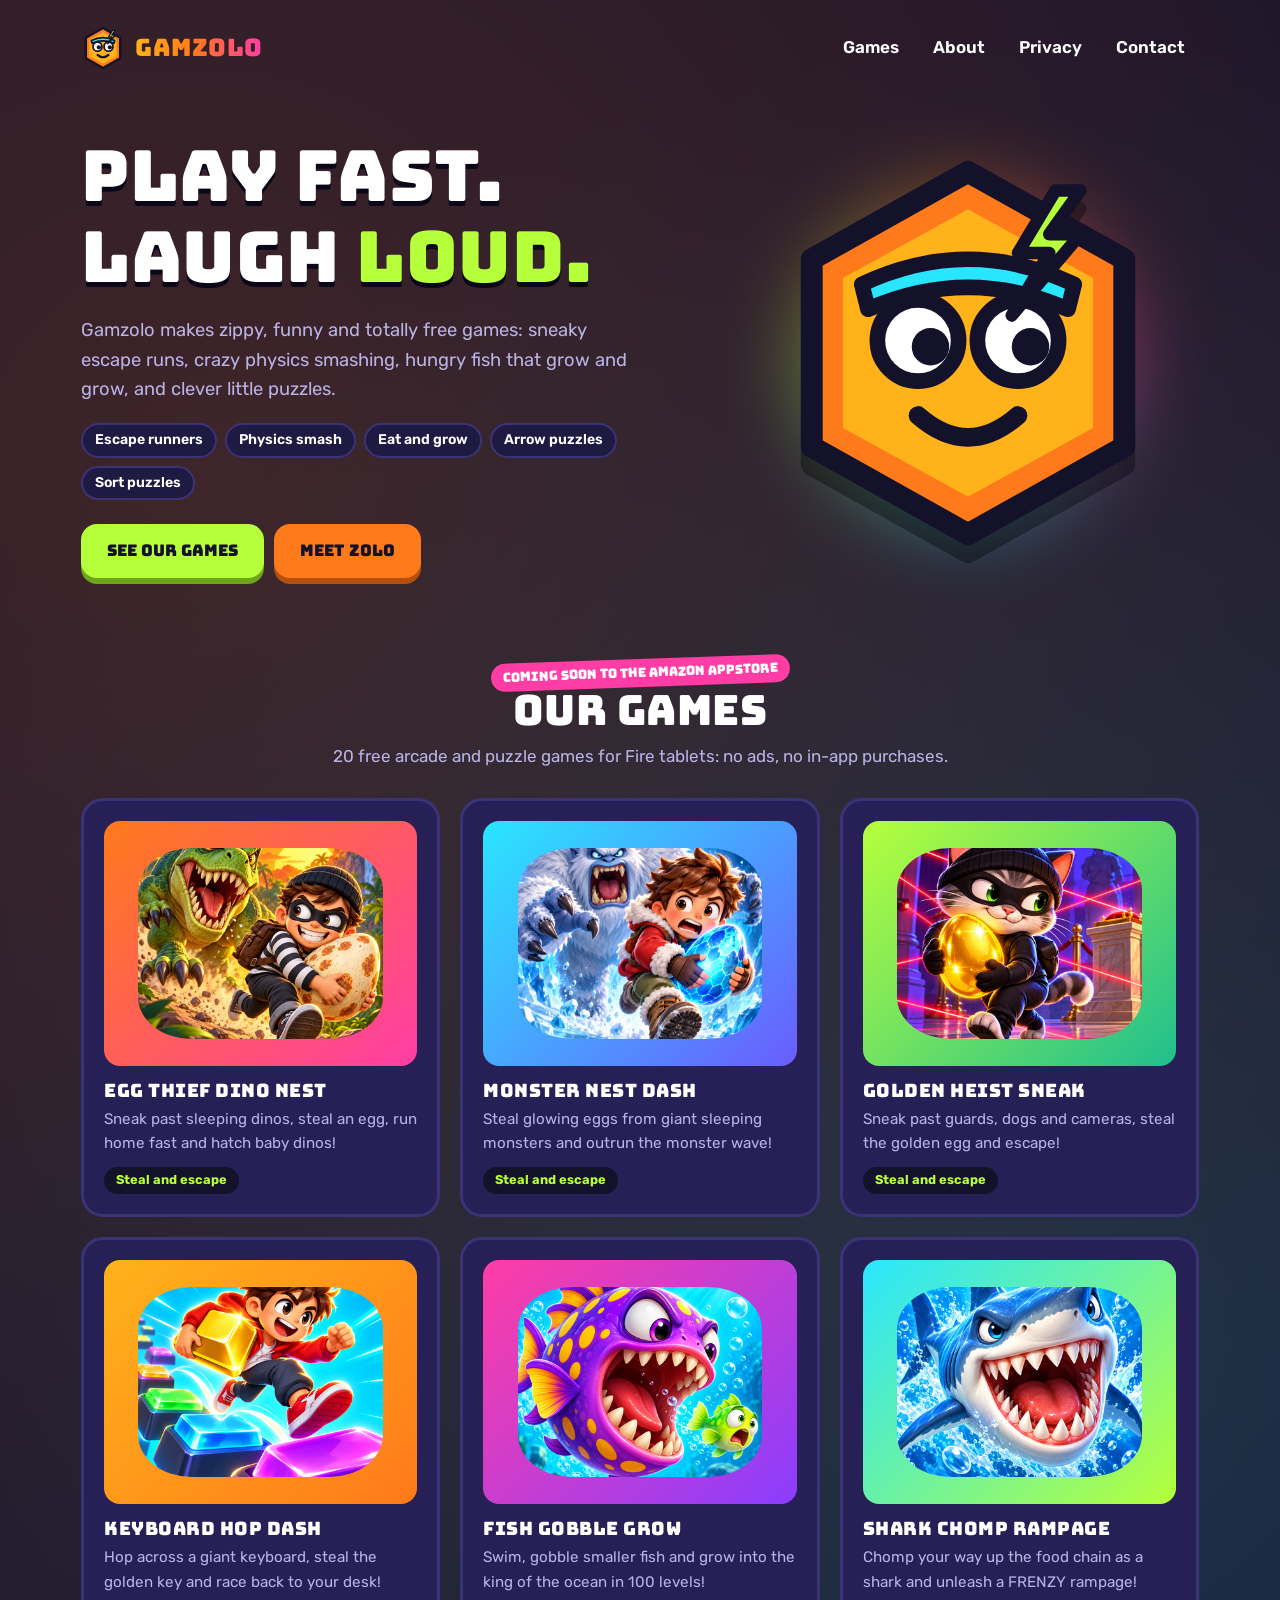
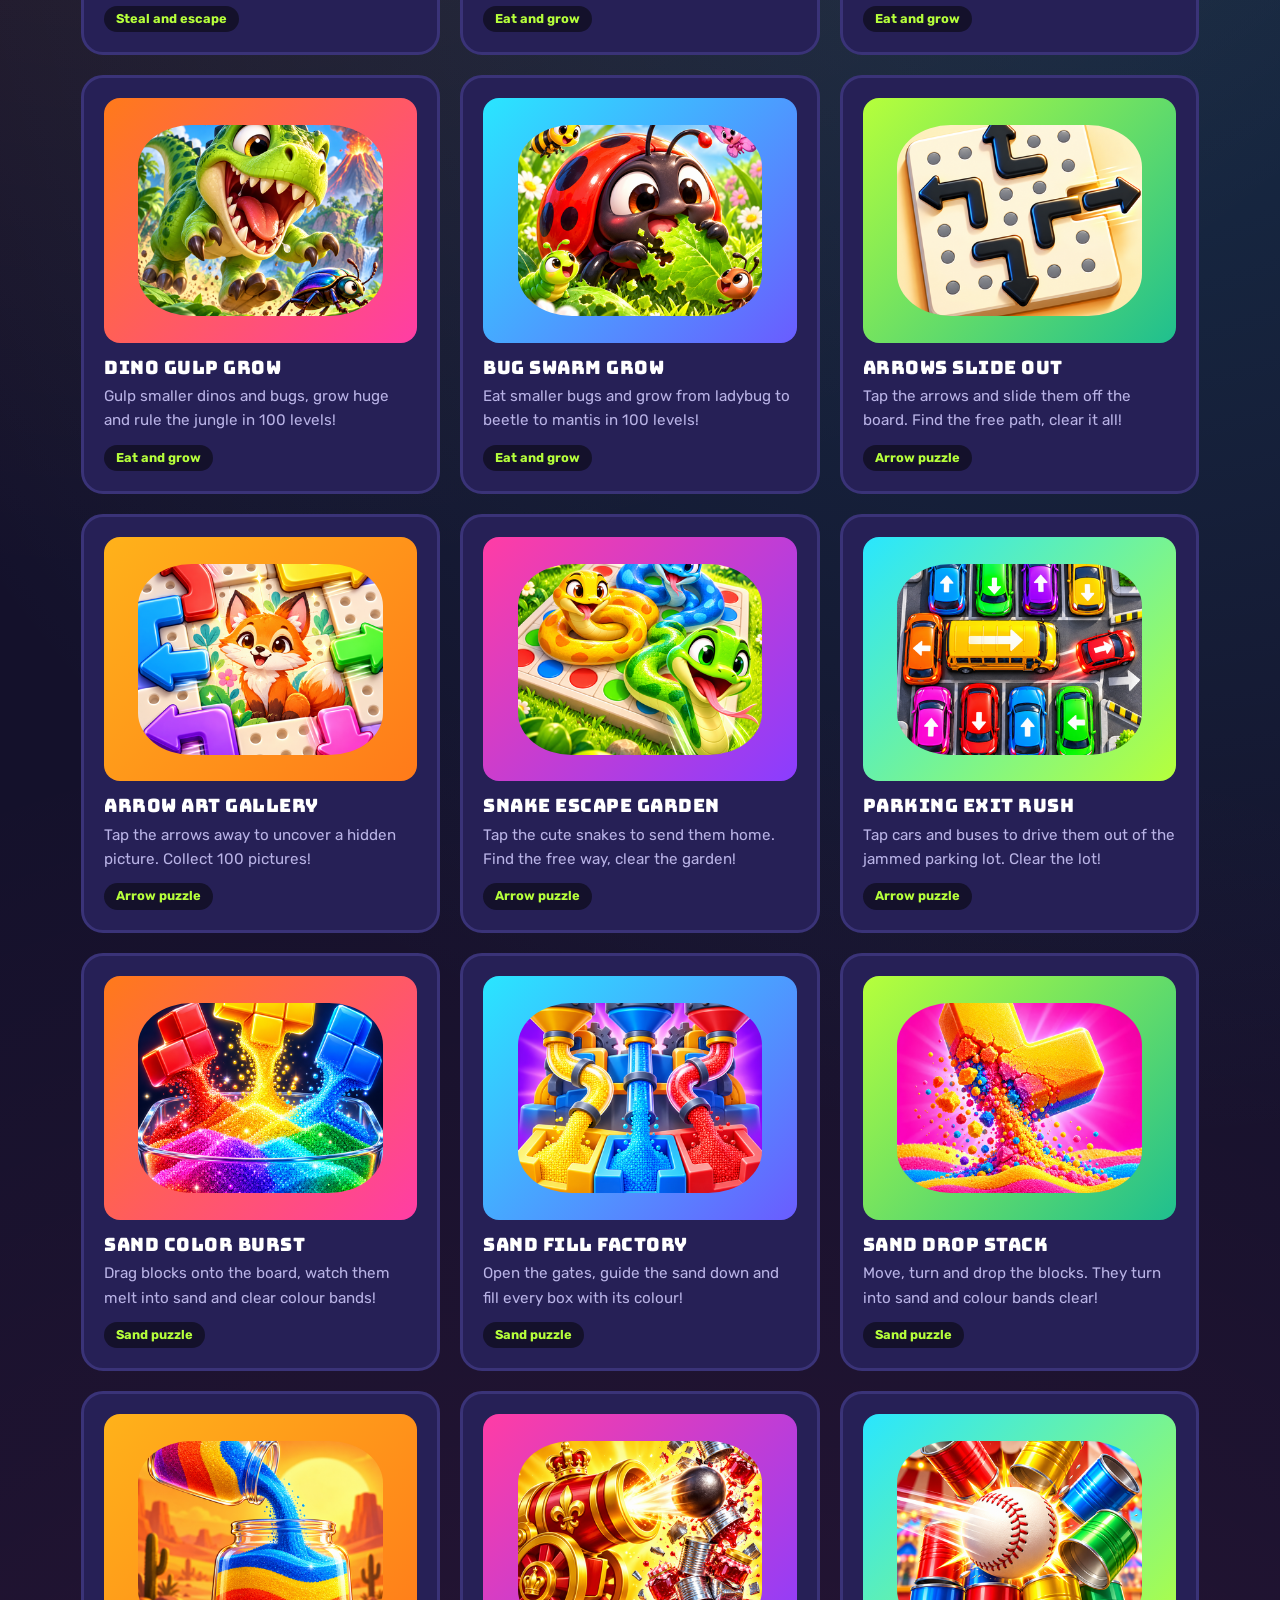
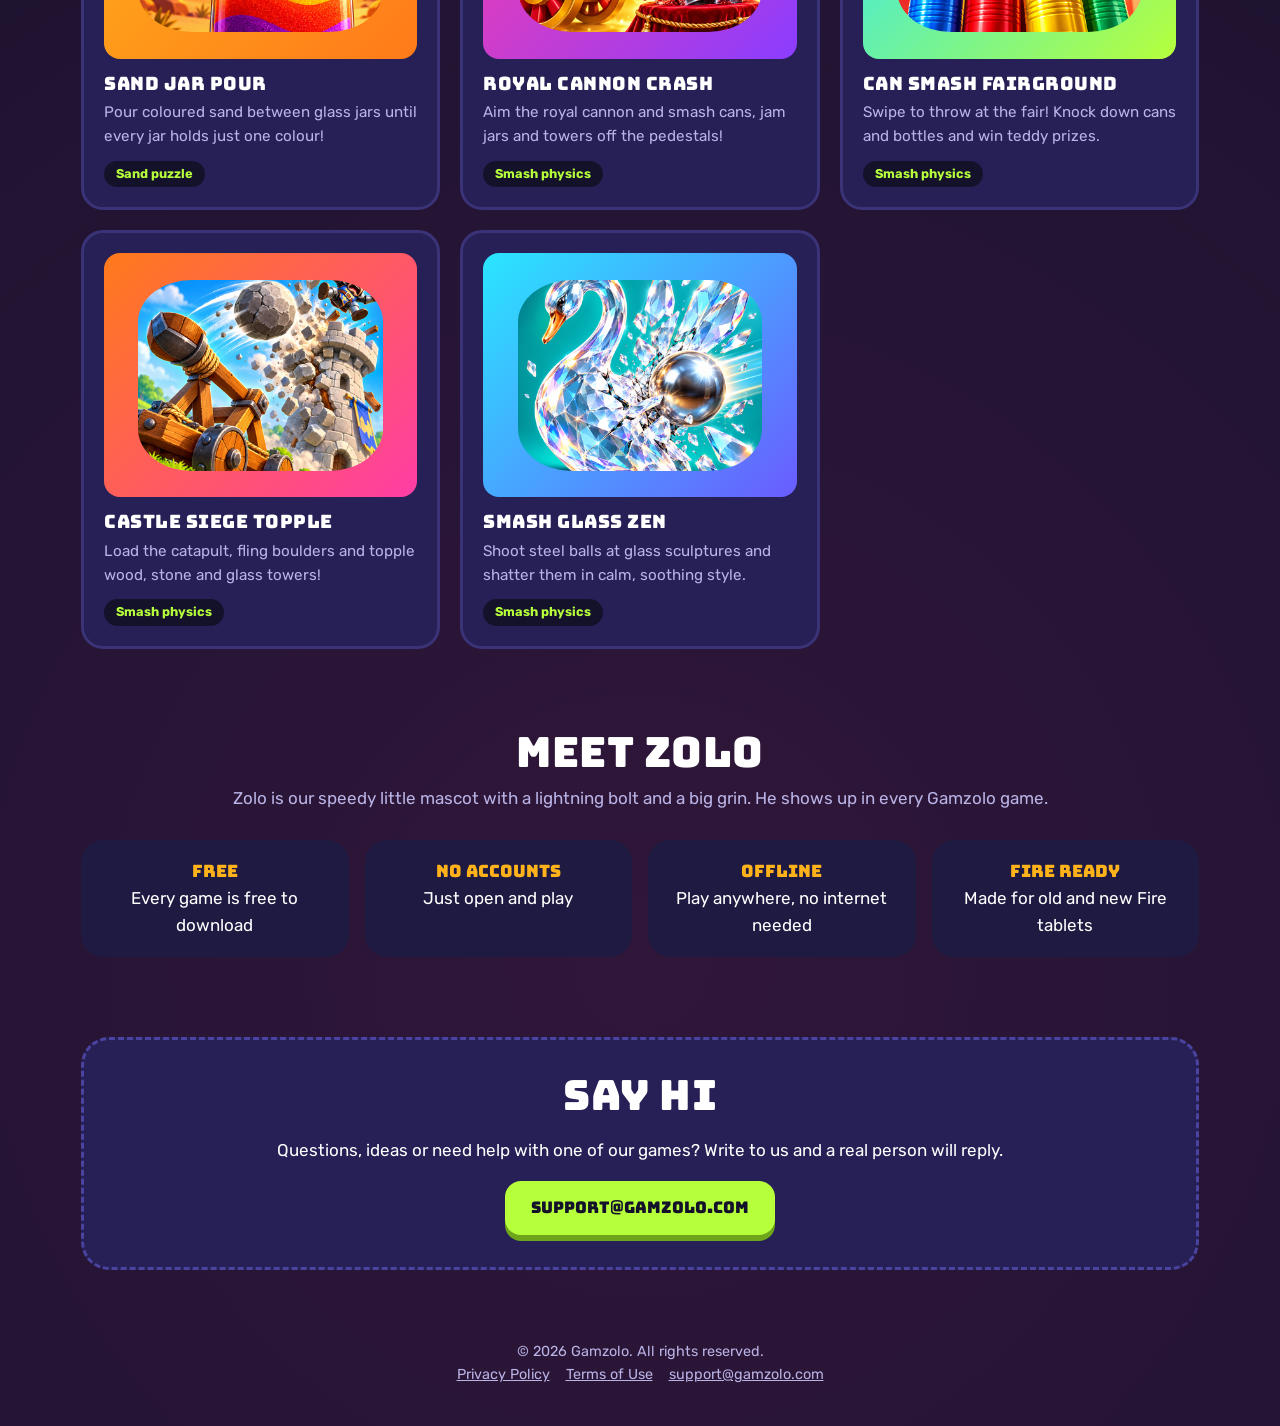
<file: index.html>
<!DOCTYPE html>
<html lang="en">
<head>
<meta charset="UTF-8">
<meta name="viewport" content="width=device-width, initial-scale=1.0">
<meta name="theme-color" content="#14112b">
<link rel="icon" href="favicon.svg" type="image/svg+xml">
<link rel="preconnect" href="https://fonts.googleapis.com"><link rel="preconnect" href="https://fonts.gstatic.com" crossorigin>
<link href="https://fonts.googleapis.com/css2?family=Bungee&family=Rubik:wght@400;600;700&display=swap" rel="stylesheet">
<link rel="stylesheet" href="style.css">
<title>Gamzolo | Fast, Funny, Free Games</title>
<meta name="description" content="Gamzolo makes fast, funny and free games for Fire tablets: escape runners, physics smash, fish growing and brain puzzles. No accounts, no data collected.">
</head>
<body>
<nav class="nav">
  <a class="brand" href="index.html" aria-label="Gamzolo home"><img src="logo.svg" alt=""><span class="wordmark">Gamzolo</span></a>
  <ul><li><a href="index.html#games">Games</a></li><li><a href="index.html#about">About</a></li><li><a href="privacy.html">Privacy</a></li><li><a href="index.html#contact">Contact</a></li></ul>
</nav>
<header class="hero">
  <div>
    <h1>Play fast.<br>Laugh <span class="z">loud.</span></h1>
    <p class="lead">Gamzolo makes zippy, funny and totally free games: sneaky escape runs, crazy physics smashing, hungry fish that grow and grow, and clever little puzzles.</p>
    <div class="tags"><span class="tag">Escape runners</span><span class="tag">Physics smash</span><span class="tag">Eat and grow</span><span class="tag">Arrow puzzles</span><span class="tag">Sort puzzles</span></div>
    <a class="btn" href="#games">See our games</a><a class="btn alt" href="#about">Meet Zolo</a>
  </div>
  <div class="mascot"><img src="logo.svg" alt="Zolo, the Gamzolo mascot"></div>
</header>

<section id="games">
  <div class="center"><span class="badge">Coming soon to the Amazon Appstore</span></div>
  <h2 class="section-title">Our games</h2>
  <p class="section-sub">20 free arcade and puzzle games for Fire tablets: no ads, no in-app purchases.</p>
  <div class="grid">
    <article class="card">
      <div class="art a1"><img src="games/eggthief.png" alt="Egg Thief Dino Nest icon" width="192" height="192" loading="lazy" style="width:78%;height:78%;border-radius:22%;object-fit:cover"></div>
      <h3>Egg Thief Dino Nest</h3><p>Sneak past sleeping dinos, steal an egg, run home fast and hatch baby dinos!</p><span class="pill">Steal and escape</span>
    </article>
    <article class="card">
      <div class="art a2"><img src="games/monsternest.png" alt="Monster Nest Dash icon" width="192" height="192" loading="lazy" style="width:78%;height:78%;border-radius:22%;object-fit:cover"></div>
      <h3>Monster Nest Dash</h3><p>Steal glowing eggs from giant sleeping monsters and outrun the monster wave!</p><span class="pill">Steal and escape</span>
    </article>
    <article class="card">
      <div class="art a3"><img src="games/goldenheist.png" alt="Golden Heist Sneak icon" width="192" height="192" loading="lazy" style="width:78%;height:78%;border-radius:22%;object-fit:cover"></div>
      <h3>Golden Heist Sneak</h3><p>Sneak past guards, dogs and cameras, steal the golden egg and escape!</p><span class="pill">Steal and escape</span>
    </article>
    <article class="card">
      <div class="art a4"><img src="games/keyhop.png" alt="Keyboard Hop Dash icon" width="192" height="192" loading="lazy" style="width:78%;height:78%;border-radius:22%;object-fit:cover"></div>
      <h3>Keyboard Hop Dash</h3><p>Hop across a giant keyboard, steal the golden key and race back to your desk!</p><span class="pill">Steal and escape</span>
    </article>
    <article class="card">
      <div class="art a5"><img src="games/fishgobble.png" alt="Fish Gobble Grow icon" width="192" height="192" loading="lazy" style="width:78%;height:78%;border-radius:22%;object-fit:cover"></div>
      <h3>Fish Gobble Grow</h3><p>Swim, gobble smaller fish and grow into the king of the ocean in 100 levels!</p><span class="pill">Eat and grow</span>
    </article>
    <article class="card">
      <div class="art a6"><img src="games/sharkchomp.png" alt="Shark Chomp Rampage icon" width="192" height="192" loading="lazy" style="width:78%;height:78%;border-radius:22%;object-fit:cover"></div>
      <h3>Shark Chomp Rampage</h3><p>Chomp your way up the food chain as a shark and unleash a FRENZY rampage!</p><span class="pill">Eat and grow</span>
    </article>
    <article class="card">
      <div class="art a1"><img src="games/dinogulp.png" alt="Dino Gulp Grow icon" width="192" height="192" loading="lazy" style="width:78%;height:78%;border-radius:22%;object-fit:cover"></div>
      <h3>Dino Gulp Grow</h3><p>Gulp smaller dinos and bugs, grow huge and rule the jungle in 100 levels!</p><span class="pill">Eat and grow</span>
    </article>
    <article class="card">
      <div class="art a2"><img src="games/bugswarm.png" alt="Bug Swarm Grow icon" width="192" height="192" loading="lazy" style="width:78%;height:78%;border-radius:22%;object-fit:cover"></div>
      <h3>Bug Swarm Grow</h3><p>Eat smaller bugs and grow from ladybug to beetle to mantis in 100 levels!</p><span class="pill">Eat and grow</span>
    </article>
    <article class="card">
      <div class="art a3"><img src="games/arrowsout.png" alt="Arrows Slide Out icon" width="192" height="192" loading="lazy" style="width:78%;height:78%;border-radius:22%;object-fit:cover"></div>
      <h3>Arrows Slide Out</h3><p>Tap the arrows and slide them off the board. Find the free path, clear it all!</p><span class="pill">Arrow puzzle</span>
    </article>
    <article class="card">
      <div class="art a4"><img src="games/arrowart.png" alt="Arrow Art Gallery icon" width="192" height="192" loading="lazy" style="width:78%;height:78%;border-radius:22%;object-fit:cover"></div>
      <h3>Arrow Art Gallery</h3><p>Tap the arrows away to uncover a hidden picture. Collect 100 pictures!</p><span class="pill">Arrow puzzle</span>
    </article>
    <article class="card">
      <div class="art a5"><img src="games/snakegarden.png" alt="Snake Escape Garden icon" width="192" height="192" loading="lazy" style="width:78%;height:78%;border-radius:22%;object-fit:cover"></div>
      <h3>Snake Escape Garden</h3><p>Tap the cute snakes to send them home. Find the free way, clear the garden!</p><span class="pill">Arrow puzzle</span>
    </article>
    <article class="card">
      <div class="art a6"><img src="games/parkingexit.png" alt="Parking Exit Rush icon" width="192" height="192" loading="lazy" style="width:78%;height:78%;border-radius:22%;object-fit:cover"></div>
      <h3>Parking Exit Rush</h3><p>Tap cars and buses to drive them out of the jammed parking lot. Clear the lot!</p><span class="pill">Arrow puzzle</span>
    </article>
    <article class="card">
      <div class="art a1"><img src="games/sandburst.png" alt="Sand Color Burst icon" width="192" height="192" loading="lazy" style="width:78%;height:78%;border-radius:22%;object-fit:cover"></div>
      <h3>Sand Color Burst</h3><p>Drag blocks onto the board, watch them melt into sand and clear colour bands!</p><span class="pill">Sand puzzle</span>
    </article>
    <article class="card">
      <div class="art a2"><img src="games/sandfill.png" alt="Sand Fill Factory icon" width="192" height="192" loading="lazy" style="width:78%;height:78%;border-radius:22%;object-fit:cover"></div>
      <h3>Sand Fill Factory</h3><p>Open the gates, guide the sand down and fill every box with its colour!</p><span class="pill">Sand puzzle</span>
    </article>
    <article class="card">
      <div class="art a3"><img src="games/sanddrop.png" alt="Sand Drop Stack icon" width="192" height="192" loading="lazy" style="width:78%;height:78%;border-radius:22%;object-fit:cover"></div>
      <h3>Sand Drop Stack</h3><p>Move, turn and drop the blocks. They turn into sand and colour bands clear!</p><span class="pill">Sand puzzle</span>
    </article>
    <article class="card">
      <div class="art a4"><img src="games/sandjar.png" alt="Sand Jar Pour icon" width="192" height="192" loading="lazy" style="width:78%;height:78%;border-radius:22%;object-fit:cover"></div>
      <h3>Sand Jar Pour</h3><p>Pour coloured sand between glass jars until every jar holds just one colour!</p><span class="pill">Sand puzzle</span>
    </article>
    <article class="card">
      <div class="art a5"><img src="games/royalcannon.png" alt="Royal Cannon Crash icon" width="192" height="192" loading="lazy" style="width:78%;height:78%;border-radius:22%;object-fit:cover"></div>
      <h3>Royal Cannon Crash</h3><p>Aim the royal cannon and smash cans, jam jars and towers off the pedestals!</p><span class="pill">Smash physics</span>
    </article>
    <article class="card">
      <div class="art a6"><img src="games/cansmash.png" alt="Can Smash Fairground icon" width="192" height="192" loading="lazy" style="width:78%;height:78%;border-radius:22%;object-fit:cover"></div>
      <h3>Can Smash Fairground</h3><p>Swipe to throw at the fair! Knock down cans and bottles and win teddy prizes.</p><span class="pill">Smash physics</span>
    </article>
    <article class="card">
      <div class="art a1"><img src="games/castlesiege.png" alt="Castle Siege Topple icon" width="192" height="192" loading="lazy" style="width:78%;height:78%;border-radius:22%;object-fit:cover"></div>
      <h3>Castle Siege Topple</h3><p>Load the catapult, fling boulders and topple wood, stone and glass towers!</p><span class="pill">Smash physics</span>
    </article>
    <article class="card">
      <div class="art a2"><img src="games/glasszen.png" alt="Smash Glass Zen icon" width="192" height="192" loading="lazy" style="width:78%;height:78%;border-radius:22%;object-fit:cover"></div>
      <h3>Smash Glass Zen</h3><p>Shoot steel balls at glass sculptures and shatter them in calm, soothing style.</p><span class="pill">Smash physics</span>
    </article>
  </div>
</section>

<section id="about">
  <h2 class="section-title">Meet Zolo</h2>
  <p class="section-sub">Zolo is our speedy little mascot with a lightning bolt and a big grin. He shows up in every Gamzolo game.</p>
  <div class="feats">
    <div class="feat"><b>Free</b>Every game is free to download</div>
    <div class="feat"><b>No accounts</b>Just open and play</div>
    <div class="feat"><b>Offline</b>Play anywhere, no internet needed</div>
    <div class="feat"><b>Fire ready</b>Made for old and new Fire tablets</div>
  </div>
</section>

<section id="contact">
  <div class="contact">
    <h2 class="section-title">Say hi</h2>
    <p>Questions, ideas or need help with one of our games? Write to us and a real person will reply.</p>
    <a class="btn" href="mailto:support@gamzolo.com">support@gamzolo.com</a>
  </div>
</section>
<footer>&copy; 2026 Gamzolo. All rights reserved.<br><a href="privacy.html">Privacy Policy</a><a href="terms.html">Terms of Use</a><a href="mailto:support@gamzolo.com">support@gamzolo.com</a></footer>
</body>
</html>
</file>
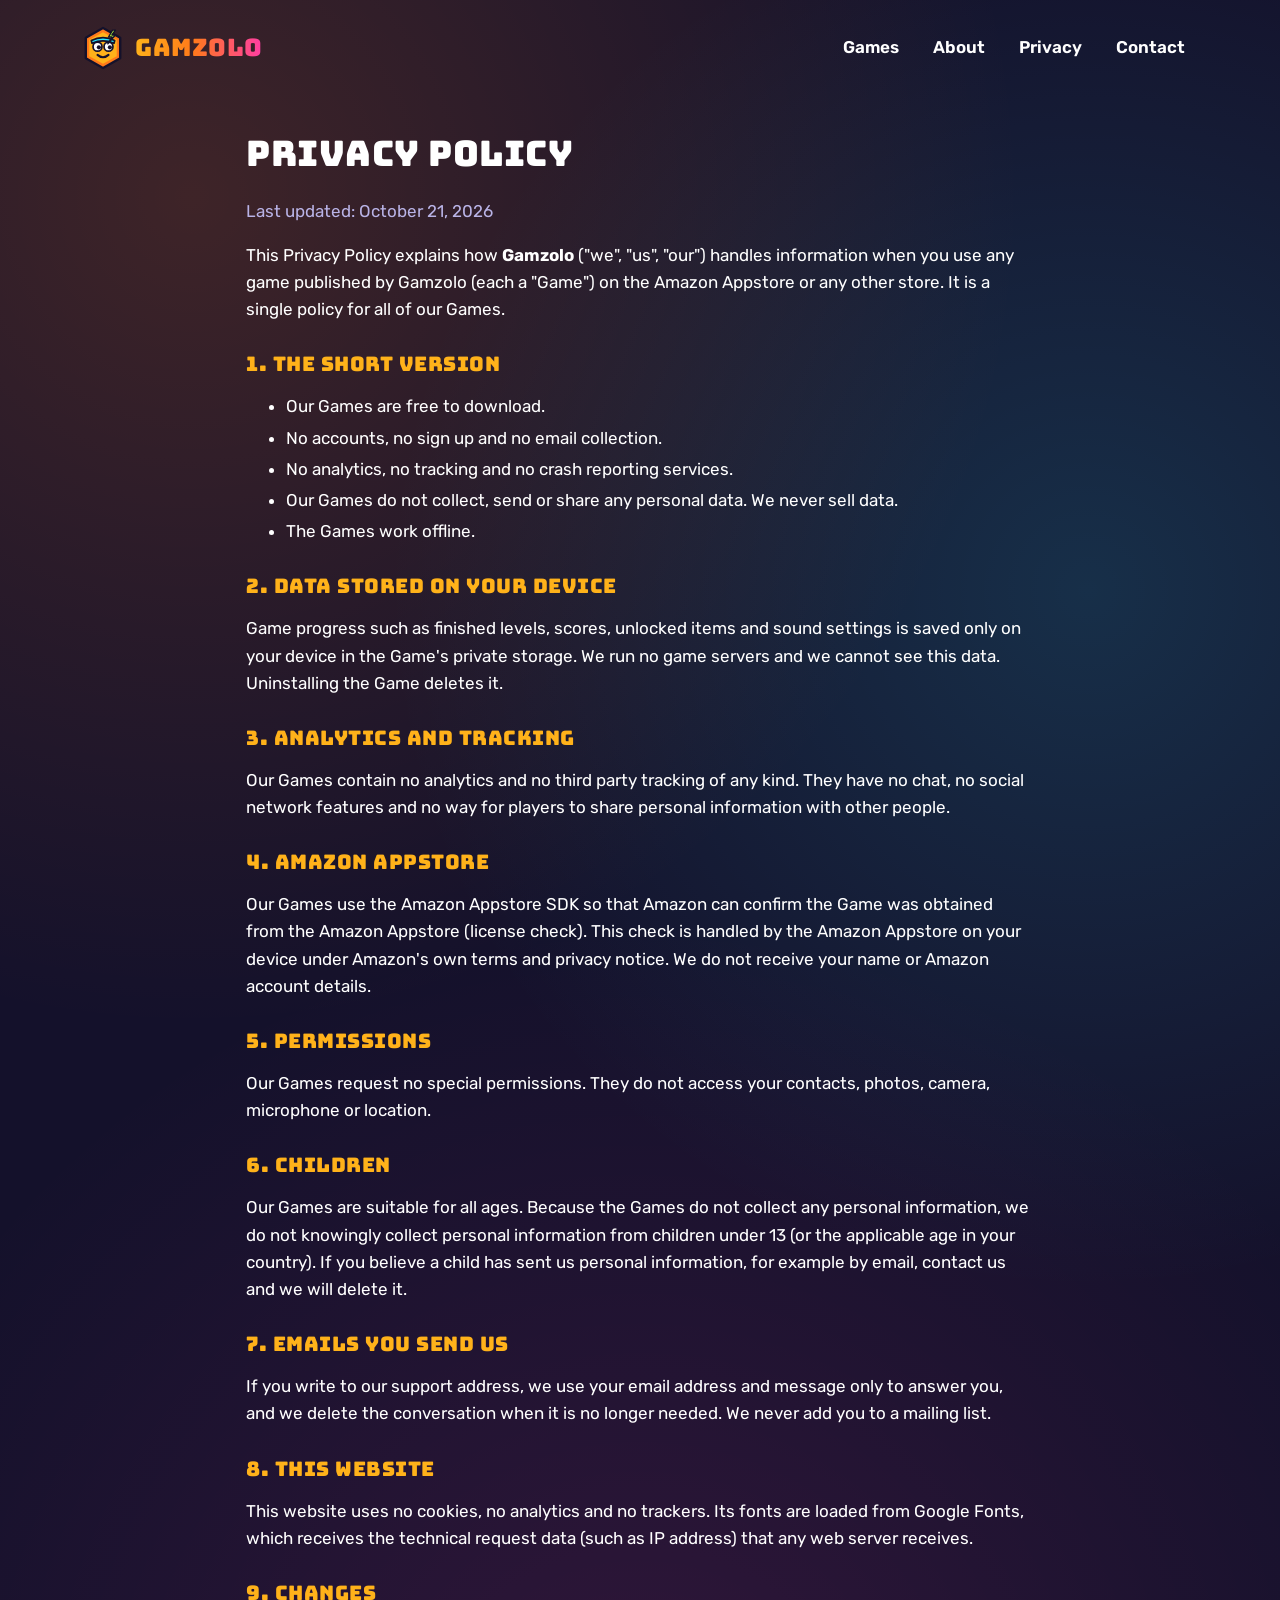
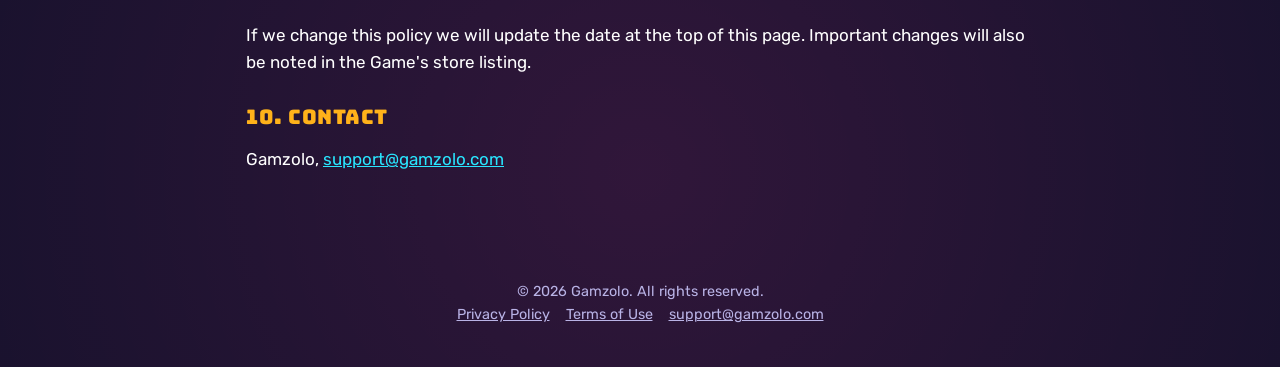
<file: privacy.html>
<!DOCTYPE html>
<html lang="en">
<head>
<meta charset="UTF-8">
<meta name="viewport" content="width=device-width, initial-scale=1.0">
<meta name="theme-color" content="#14112b">
<link rel="icon" href="favicon.svg" type="image/svg+xml">
<link rel="preconnect" href="https://fonts.googleapis.com"><link rel="preconnect" href="https://fonts.gstatic.com" crossorigin>
<link href="https://fonts.googleapis.com/css2?family=Bungee&family=Rubik:wght@400;600;700&display=swap" rel="stylesheet">
<link rel="stylesheet" href="style.css">
<title>Privacy Policy | Gamzolo</title>
<meta name="description" content="Privacy policy for all games published by Gamzolo: no accounts, no personal data collected.">
</head>
<body>
<nav class="nav">
  <a class="brand" href="index.html" aria-label="Gamzolo home"><img src="logo.svg" alt=""><span class="wordmark">Gamzolo</span></a>
  <ul><li><a href="index.html#games">Games</a></li><li><a href="index.html#about">About</a></li><li><a href="privacy.html">Privacy</a></li><li><a href="index.html#contact">Contact</a></li></ul>
</nav>
<main class="prose">
<h1>Privacy Policy</h1>
<p class="meta">Last updated: October 21, 2026</p>
<p>This Privacy Policy explains how <strong>Gamzolo</strong> ("we", "us", "our") handles information when you use any game published by Gamzolo (each a "Game") on the Amazon Appstore or any other store. It is a single policy for all of our Games.</p>
<h2>1. The short version</h2>
<ul>
<li>Our Games are free to download.</li>
<li>No accounts, no sign up and no email collection.</li>
<li>No analytics, no tracking and no crash reporting services.</li>
<li>Our Games do not collect, send or share any personal data. We never sell data.</li>
<li>The Games work offline.</li>
</ul>
<h2>2. Data stored on your device</h2>
<p>Game progress such as finished levels, scores, unlocked items and sound settings is saved only on your device in the Game's private storage. We run no game servers and we cannot see this data. Uninstalling the Game deletes it.</p>
<h2>3. Analytics and tracking</h2>
<p>Our Games contain no analytics and no third party tracking of any kind. They have no chat, no social network features and no way for players to share personal information with other people.</p>
<h2>4. Amazon Appstore</h2>
<p>Our Games use the Amazon Appstore SDK so that Amazon can confirm the Game was obtained from the Amazon Appstore (license check). This check is handled by the Amazon Appstore on your device under Amazon's own terms and privacy notice. We do not receive your name or Amazon account details.</p>
<h2>5. Permissions</h2>
<p>Our Games request no special permissions. They do not access your contacts, photos, camera, microphone or location.</p>
<h2>6. Children</h2>
<p>Our Games are suitable for all ages. Because the Games do not collect any personal information, we do not knowingly collect personal information from children under 13 (or the applicable age in your country). If you believe a child has sent us personal information, for example by email, contact us and we will delete it.</p>
<h2>7. Emails you send us</h2>
<p>If you write to our support address, we use your email address and message only to answer you, and we delete the conversation when it is no longer needed. We never add you to a mailing list.</p>
<h2>8. This website</h2>
<p>This website uses no cookies, no analytics and no trackers. Its fonts are loaded from Google Fonts, which receives the technical request data (such as IP address) that any web server receives.</p>
<h2>9. Changes</h2>
<p>If we change this policy we will update the date at the top of this page. Important changes will also be noted in the Game's store listing.</p>
<h2>10. Contact</h2>
<p>Gamzolo, <a href="mailto:support@gamzolo.com">support@gamzolo.com</a></p>
</main>
<footer>&copy; 2026 Gamzolo. All rights reserved.<br><a href="privacy.html">Privacy Policy</a><a href="terms.html">Terms of Use</a><a href="mailto:support@gamzolo.com">support@gamzolo.com</a></footer>
</body>
</html>
</file>
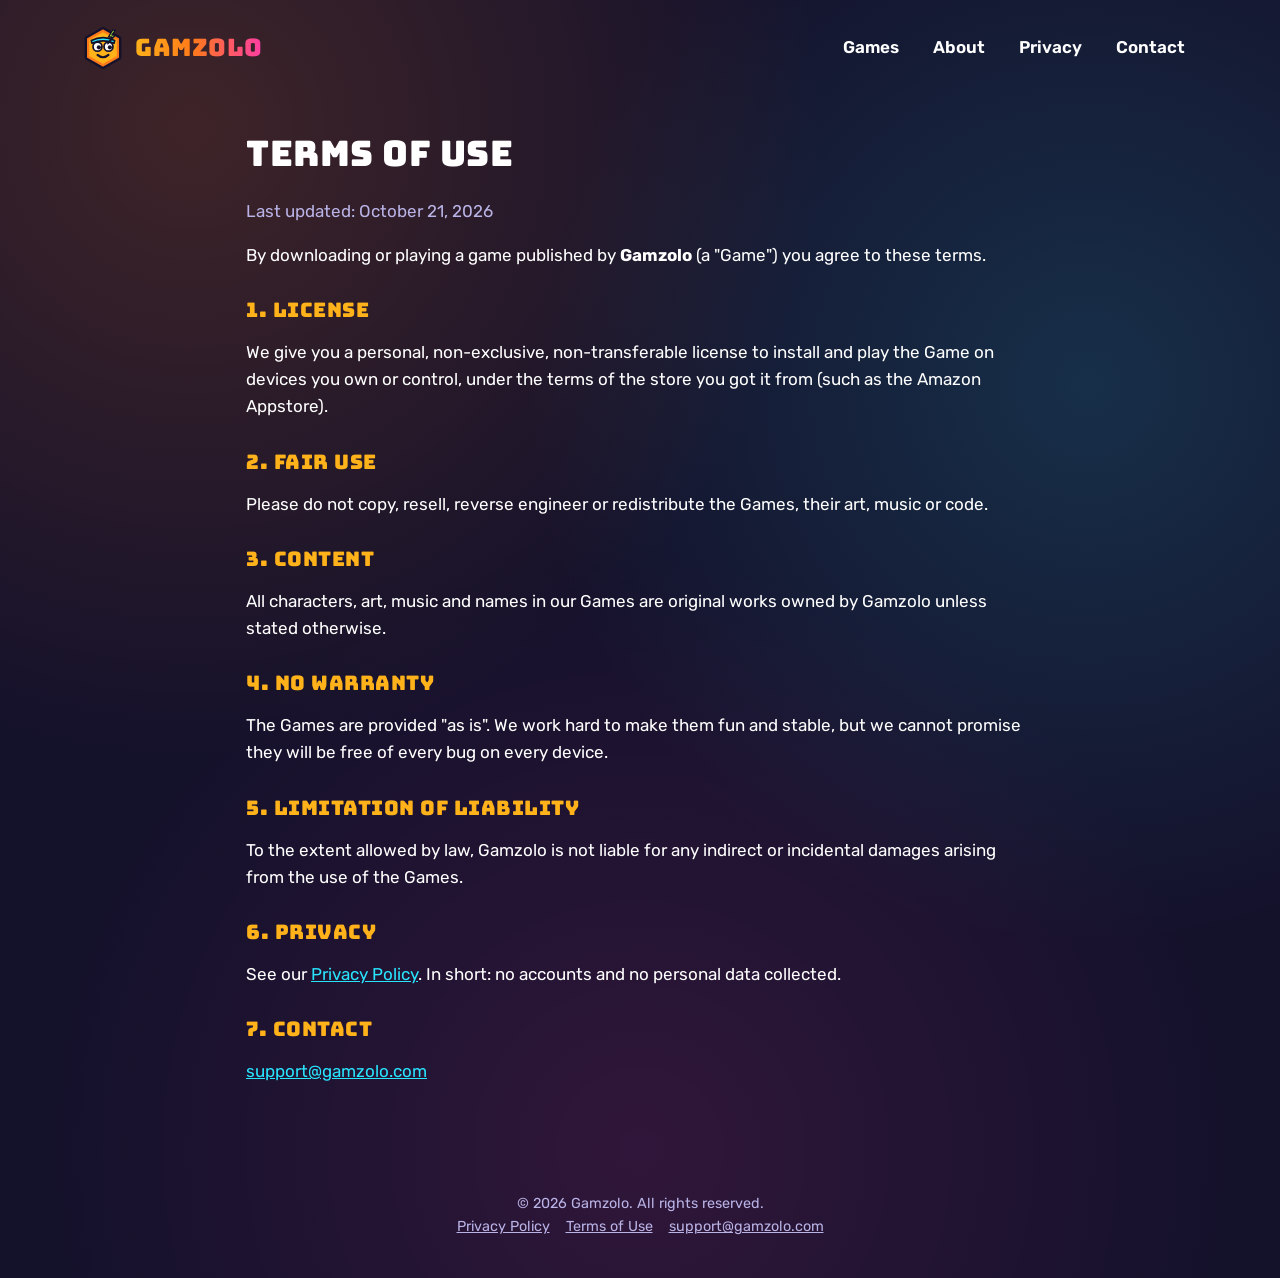
<file: terms.html>
<!DOCTYPE html>
<html lang="en">
<head>
<meta charset="UTF-8">
<meta name="viewport" content="width=device-width, initial-scale=1.0">
<meta name="theme-color" content="#14112b">
<link rel="icon" href="favicon.svg" type="image/svg+xml">
<link rel="preconnect" href="https://fonts.googleapis.com"><link rel="preconnect" href="https://fonts.gstatic.com" crossorigin>
<link href="https://fonts.googleapis.com/css2?family=Bungee&family=Rubik:wght@400;600;700&display=swap" rel="stylesheet">
<link rel="stylesheet" href="style.css">
<title>Terms of Use | Gamzolo</title>
<meta name="description" content="Terms of use for Gamzolo games and website.">
</head>
<body>
<nav class="nav">
  <a class="brand" href="index.html" aria-label="Gamzolo home"><img src="logo.svg" alt=""><span class="wordmark">Gamzolo</span></a>
  <ul><li><a href="index.html#games">Games</a></li><li><a href="index.html#about">About</a></li><li><a href="privacy.html">Privacy</a></li><li><a href="index.html#contact">Contact</a></li></ul>
</nav>
<main class="prose">
<h1>Terms of Use</h1>
<p class="meta">Last updated: October 21, 2026</p>
<p>By downloading or playing a game published by <strong>Gamzolo</strong> (a "Game") you agree to these terms.</p>
<h2>1. License</h2>
<p>We give you a personal, non-exclusive, non-transferable license to install and play the Game on devices you own or control, under the terms of the store you got it from (such as the Amazon Appstore).</p>
<h2>2. Fair use</h2>
<p>Please do not copy, resell, reverse engineer or redistribute the Games, their art, music or code.</p>
<h2>3. Content</h2>
<p>All characters, art, music and names in our Games are original works owned by Gamzolo unless stated otherwise.</p>
<h2>4. No warranty</h2>
<p>The Games are provided "as is". We work hard to make them fun and stable, but we cannot promise they will be free of every bug on every device.</p>
<h2>5. Limitation of liability</h2>
<p>To the extent allowed by law, Gamzolo is not liable for any indirect or incidental damages arising from the use of the Games.</p>
<h2>6. Privacy</h2>
<p>See our <a href="privacy.html">Privacy Policy</a>. In short: no accounts and no personal data collected.</p>
<h2>7. Contact</h2>
<p><a href="mailto:support@gamzolo.com">support@gamzolo.com</a></p>
</main>
<footer>&copy; 2026 Gamzolo. All rights reserved.<br><a href="privacy.html">Privacy Policy</a><a href="terms.html">Terms of Use</a><a href="mailto:support@gamzolo.com">support@gamzolo.com</a></footer>
</body>
</html>
</file>
<file: style.css>
:root{--bg:#14112b;--bg2:#1f1a42;--card:#262056;--ink:#fff;--soft:#b9b3e6;--lime:#b6ff3b;--orange:#ff7a1a;--gold:#ffb21a;--cyan:#29e6ff;--pink:#ff3da5;--r:22px}
*{box-sizing:border-box}html{scroll-behavior:smooth}
body{margin:0;background:var(--bg);color:var(--ink);font-family:"Rubik",system-ui,sans-serif;font-size:17px;line-height:1.6;
  background-image:radial-gradient(circle at 15% 10%,rgba(255,122,26,.18),transparent 40%),radial-gradient(circle at 85% 30%,rgba(41,230,255,.14),transparent 40%),radial-gradient(circle at 50% 90%,rgba(255,61,165,.12),transparent 45%)}
a{color:var(--cyan)}h1,h2,h3,.wordmark{font-family:"Bungee",system-ui,sans-serif;font-weight:400;line-height:1.15;letter-spacing:.5px}
.nav{max-width:1150px;margin:16px auto 0;padding:10px 16px;display:flex;align-items:center;justify-content:space-between;gap:12px;flex-wrap:wrap}
.brand{display:flex;align-items:center;gap:10px;text-decoration:none;color:var(--ink)}.brand img{width:44px;height:44px}
.wordmark{font-size:1.5rem;background:linear-gradient(90deg,var(--gold),var(--orange) 45%,var(--pink));-webkit-background-clip:text;background-clip:text;color:transparent}
.nav ul{list-style:none;display:flex;gap:6px;margin:0;padding:0;flex-wrap:wrap}.nav ul a{color:var(--ink);text-decoration:none;font-weight:600;padding:8px 14px;border-radius:999px}.nav ul a:hover{background:var(--bg2)}
.hero{max-width:1150px;margin:0 auto;padding:56px 16px 40px;display:grid;grid-template-columns:1.15fr .85fr;gap:32px;align-items:center}
.hero h1{font-size:clamp(2.4rem,6vw,4.4rem);margin:0 0 14px;text-shadow:0 5px 0 #0a0818}.hero h1 .z{color:var(--lime)}
.lead{color:var(--soft);font-size:1.15rem;max-width:560px}
.tags{display:flex;flex-wrap:wrap;gap:8px;margin:18px 0 24px}.tag{background:var(--bg2);border:2px solid #3a3378;border-radius:999px;padding:4px 12px;font-weight:600;font-size:.88rem}
.btn{display:inline-block;font-family:"Bungee",sans-serif;font-size:1rem;color:var(--bg);background:var(--lime);padding:14px 26px;border-radius:16px;text-decoration:none;box-shadow:0 6px 0 #6fa51b;transition:transform .12s}
.btn:hover{transform:translateY(-3px)}.btn.alt{background:var(--orange);box-shadow:0 6px 0 #b4500c;margin-left:10px}
.mascot{position:relative;aspect-ratio:1;max-width:400px;justify-self:center;width:100%}
.mascot img{width:100%;filter:drop-shadow(0 18px 0 rgba(0,0,0,.35));animation:bob 2.4s ease-in-out infinite}
.mascot::before{content:"";position:absolute;inset:8%;border-radius:50%;background:conic-gradient(var(--orange),var(--pink),var(--cyan),var(--lime),var(--orange));filter:blur(40px);opacity:.45;z-index:-1;animation:spin 8s linear infinite}
@keyframes bob{50%{transform:translateY(-14px) rotate(-3deg)}}@keyframes spin{to{transform:rotate(360deg)}}
section{max-width:1150px;margin:0 auto;padding:40px 16px}
.section-title{font-size:clamp(1.8rem,4vw,2.6rem);text-align:center;margin:0 0 8px}.section-sub{text-align:center;color:var(--soft);margin:0 0 28px}
.badge{display:inline-block;background:var(--pink);color:#fff;font-family:"Bungee",sans-serif;font-size:.8rem;padding:4px 12px;border-radius:999px;transform:rotate(-2deg)}
.center{text-align:center}
.grid{display:grid;grid-template-columns:repeat(3,1fr);gap:20px}
.card{background:var(--card);border:3px solid #3a3378;border-radius:var(--r);padding:20px;transition:transform .15s,border-color .15s}
.card:hover{transform:translateY(-6px) rotate(-.6deg);border-color:var(--orange)}
.card .art{aspect-ratio:16/10;border-radius:16px;display:grid;place-items:center;font-size:3.2rem;margin-bottom:14px}
.card h3{margin:0 0 6px;font-size:1.15rem}.card p{color:var(--soft);margin:0 0 10px;font-size:.95rem}
.pill{display:inline-block;background:var(--bg);border-radius:999px;padding:3px 12px;font-weight:700;font-size:.8rem;color:var(--lime)}
.a1{background:linear-gradient(135deg,#ff7a1a,#ff3da5)}.a2{background:linear-gradient(135deg,#29e6ff,#6a5cff)}.a3{background:linear-gradient(135deg,#b6ff3b,#1fbf8f)}
.a4{background:linear-gradient(135deg,#ffb21a,#ff7a1a)}.a5{background:linear-gradient(135deg,#ff3da5,#8a3dff)}.a6{background:linear-gradient(135deg,#29e6ff,#b6ff3b)}
.feats{display:grid;grid-template-columns:repeat(4,1fr);gap:16px}.feat{background:var(--bg2);border-radius:var(--r);padding:18px;text-align:center}.feat b{display:block;font-family:"Bungee",sans-serif;font-weight:400;color:var(--gold)}
.contact{background:var(--card);border-radius:28px;padding:32px;text-align:center;border:3px dashed #4a43a0}
footer{text-align:center;color:var(--soft);padding:30px 16px 40px;font-size:.9rem}footer a{color:var(--soft);margin:0 8px}
.prose{max-width:820px;margin:0 auto;padding:30px 16px 60px}.prose h1{font-size:2.2rem}.prose h2{font-size:1.25rem;color:var(--gold);margin-top:30px}.prose .meta{color:var(--soft)}.prose li{margin:4px 0}
@media (max-width:860px){.hero{grid-template-columns:1fr;text-align:center}.lead{margin:0 auto}.tags{justify-content:center}.grid{grid-template-columns:1fr 1fr}.feats{grid-template-columns:1fr 1fr}}
@media (max-width:540px){.grid{grid-template-columns:1fr}.btn.alt{margin:12px 0 0}}
</file>
